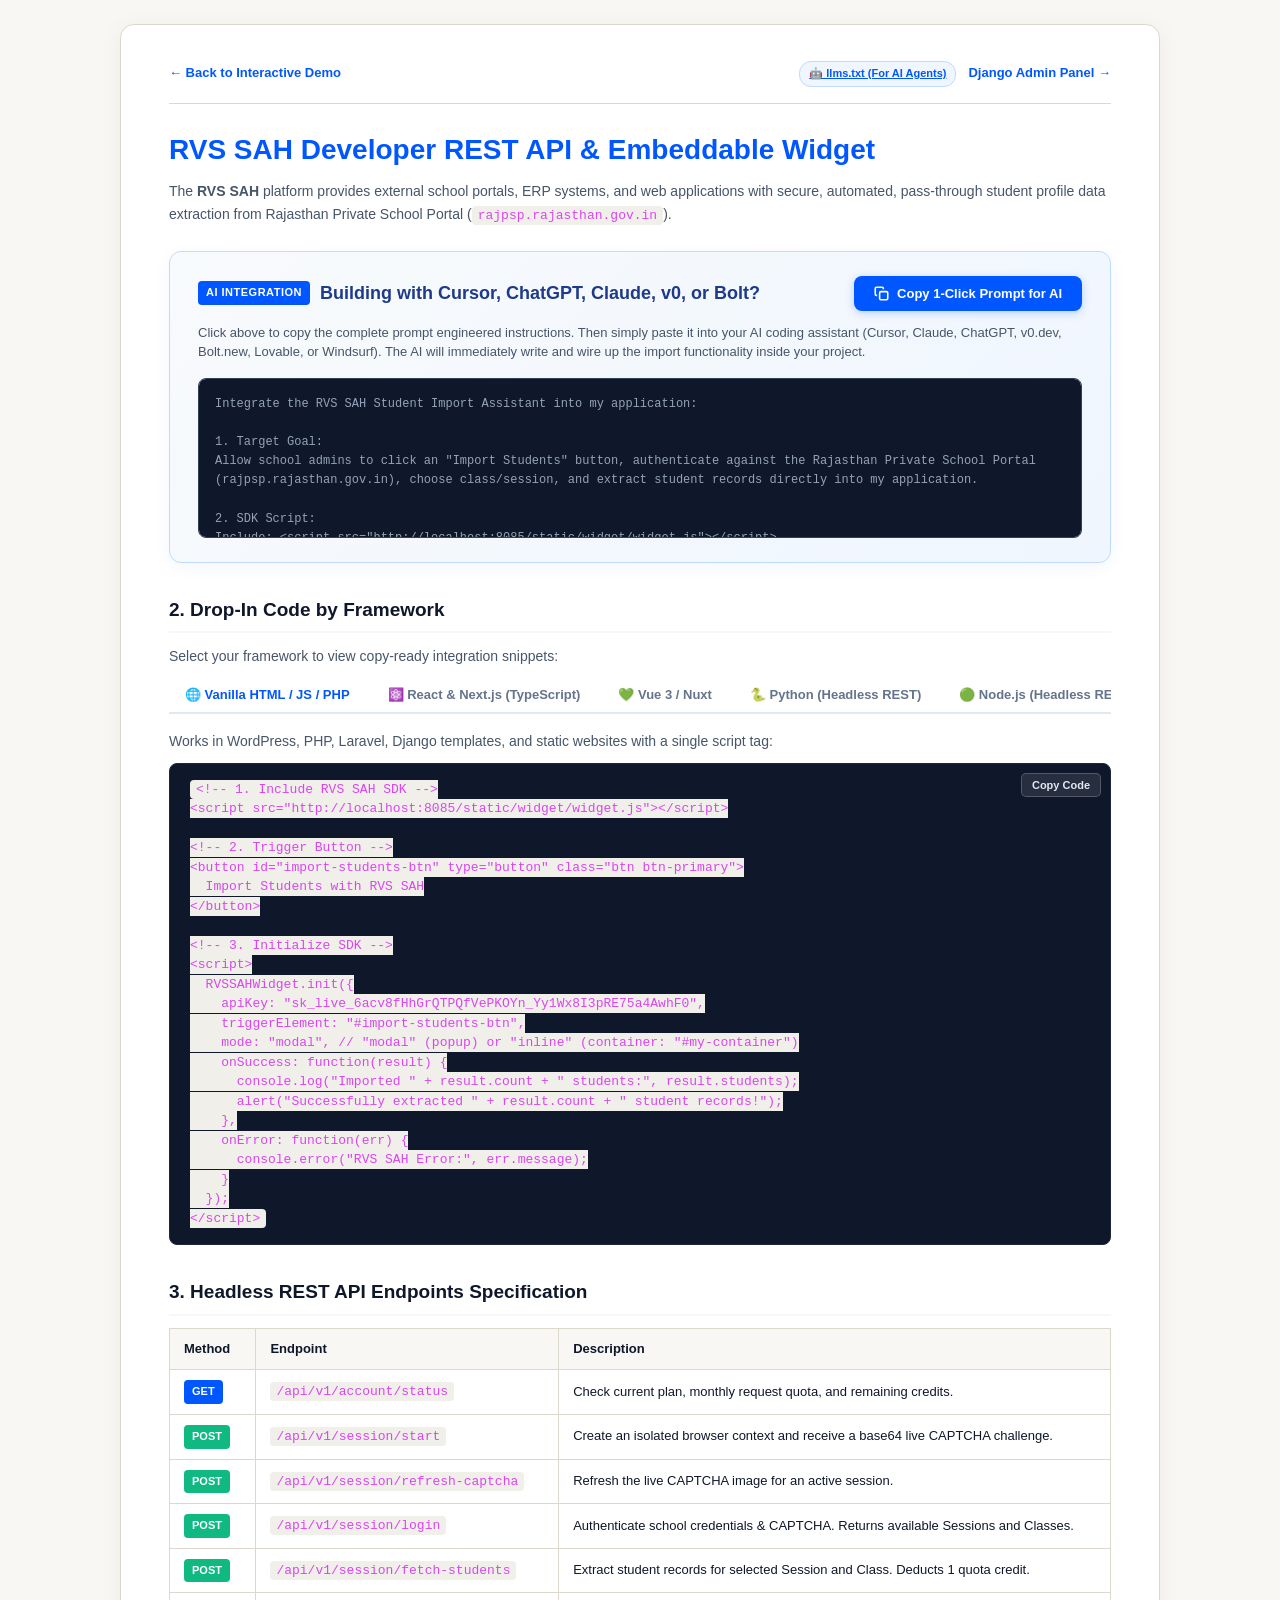
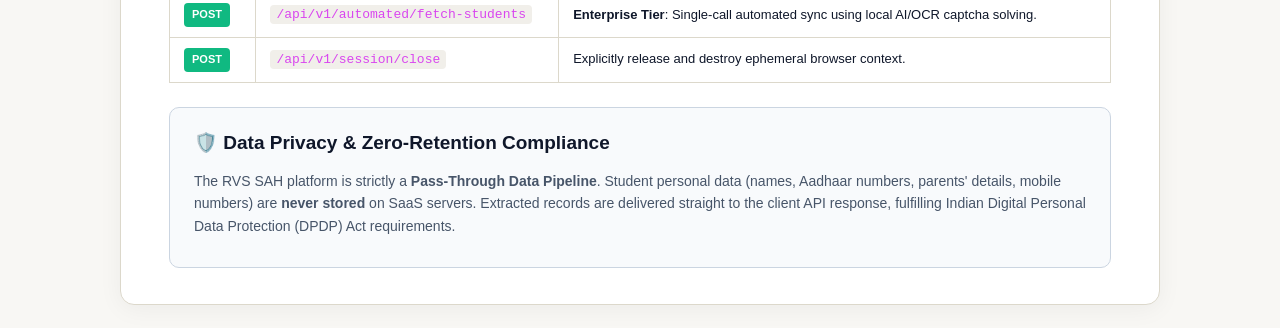
<file: templates/developer_docs.html>
<!DOCTYPE html>
<html lang="en">
<head>
  <meta charset="UTF-8">
  <meta name="viewport" content="width=device-width, initial-scale=1.0">
  <title>Developer REST API & Widget Documentation | RVS SAH</title>
  <style>
    :root {
      --primary: #0057FF;
      --primary-hover: #0045D6;
      --porcelain: #F8F7F4;
      --dark: #0F172A;
      --border: #DCD8CB;
      --code-bg: #0F172A;
      --accent-green: #10B981;
      --purple: #8B5CF6;
    }
    * { box-sizing: border-box; margin: 0; padding: 0; }
    body {
      font-family: -apple-system, BlinkMacSystemFont, "Segoe UI", Roboto, sans-serif;
      background: var(--porcelain); color: var(--dark); line-height: 1.6; padding: 24px;
    }
    .docs-wrap {
      max-width: 1040px; margin: 0 auto; background: #fff; border-radius: 14px;
      border: 1px solid var(--border); padding: 36px 48px; box-shadow: 0 4px 24px rgba(0,0,0,0.05);
    }
    .nav-bar {
      display: flex; justify-content: space-between; align-items: center;
      margin-bottom: 24px; padding-bottom: 16px; border-bottom: 1px solid var(--border);
      flex-wrap: wrap; gap: 12px;
    }
    .nav-left, .nav-right { display: flex; align-items: center; gap: 12px; }
    .btn-link {
      text-decoration: none; font-size: 13px; font-weight: 600; color: var(--primary);
      display: inline-flex; align-items: center; gap: 4px;
    }
    .btn-link:hover { text-decoration: underline; }
    .badge-pill {
      background: #EFF6FF; color: var(--primary); border: 1px solid #BFDBFE;
      padding: 3px 9px; border-radius: 12px; font-size: 11px; font-weight: 700;
    }

    h1 { font-size: 28px; font-weight: 800; color: var(--primary); margin-bottom: 8px; }
    h2 { font-size: 19px; font-weight: 700; margin-top: 32px; margin-bottom: 12px; border-bottom: 2px solid var(--porcelain); padding-bottom: 6px; }
    h3 { font-size: 15px; font-weight: 600; margin-top: 18px; margin-bottom: 8px; color: #334155; }
    p, li { font-size: 14px; color: #475569; margin-bottom: 10px; }
    ul, ol { padding-left: 20px; margin-bottom: 14px; }
    code { font-family: ui-monospace, SFMono-Regular, Menlo, Monaco, Consolas, monospace; background: #F1EFEA; padding: 2px 6px; border-radius: 4px; font-size: 13px; color: #D946EF; }

    /* AI Supercharger Hero Card */
    .ai-hero-card {
      background: linear-gradient(135deg, #F8FAFC 0%, #EFF6FF 100%);
      border: 1px solid #BFDBFE; border-radius: 12px; padding: 24px 28px;
      margin: 24px 0 32px 0; box-shadow: 0 4px 16px rgba(0, 87, 255, 0.05);
    }
    .ai-header-row {
      display: flex; align-items: center; justify-content: space-between;
      flex-wrap: wrap; gap: 12px; margin-bottom: 12px;
    }
    .ai-title-wrap { display: flex; align-items: center; gap: 10px; }
    .ai-badge {
      background: var(--primary); color: #fff; font-size: 11px; font-weight: 700;
      padding: 3px 8px; border-radius: 4px; text-transform: uppercase; letter-spacing: 0.5px;
    }
    .ai-title { font-size: 18px; font-weight: 800; color: #1E3A8A; }
    .ai-desc { font-size: 13px; color: #475569; margin-bottom: 16px; line-height: 1.5; }
    .btn-copy-ai {
      background: var(--primary); color: #fff; border: none; padding: 10px 20px;
      border-radius: 8px; font-weight: 700; font-size: 13px; cursor: pointer;
      display: inline-flex; align-items: center; gap: 8px; transition: all 0.2s ease;
      box-shadow: 0 2px 8px rgba(0, 87, 255, 0.25);
    }
    .btn-copy-ai:hover { background: var(--primary-hover); transform: translateY(-1px); }
    .btn-copy-ai.copied { background: #059669; }

    .ai-prompt-box {
      background: #0F172A; border-radius: 8px; padding: 16px;
      color: #94A3B8; font-family: monospace; font-size: 12px;
      line-height: 1.6; max-height: 160px; overflow-y: auto; white-space: pre-wrap;
      border: 1px solid #334155; position: relative;
    }

    /* Framework Tabs */
    .tab-bar {
      display: flex; gap: 6px; border-bottom: 2px solid #E2E8F0; margin-bottom: 16px;
      overflow-x: auto;
    }
    .tab-btn {
      padding: 10px 16px; border: none; background: none; font-size: 13px;
      font-weight: 600; color: #64748B; cursor: pointer; border-bottom: 2px solid transparent;
      margin-bottom: -2px; transition: all 0.2s; white-space: nowrap; display: flex; align-items: center; gap: 6px;
    }
    .tab-btn:hover { color: var(--primary); }
    .tab-btn.active { color: var(--primary); border-bottom-color: var(--primary); font-weight: 700; }

    .tab-content { display: none; }
    .tab-content.active { display: block; }

    /* Code Snippet Blocks */
    .code-container {
      position: relative; margin-bottom: 20px;
    }
    pre {
      background: var(--code-bg); color: #E2E8F0; padding: 16px 20px;
      border-radius: 8px; font-family: ui-monospace, SFMono-Regular, Menlo, Monaco, Consolas, monospace;
      font-size: 13px; overflow-x: auto; line-height: 1.5; border: 1px solid #1E293B;
    }
    .btn-copy-code {
      position: absolute; top: 10px; right: 10px; background: rgba(255, 255, 255, 0.1);
      color: #E2E8F0; border: 1px solid rgba(255, 255, 255, 0.2); padding: 5px 10px;
      border-radius: 5px; font-size: 11px; font-weight: 600; cursor: pointer;
      transition: all 0.2s;
    }
    .btn-copy-code:hover { background: rgba(255, 255, 255, 0.2); color: #fff; }
    .btn-copy-code.copied { background: #059669; color: #fff; border-color: #059669; }

    /* Table Specifications */
    .table-spec { width: 100%; border-collapse: collapse; margin-bottom: 20px; font-size: 13px; }
    .table-spec th { background: #F8F7F4; border: 1px solid var(--border); padding: 10px 14px; text-align: left; }
    .table-spec td { border: 1px solid var(--border); padding: 10px 14px; }
    .endpoint-badge { display: inline-block; padding: 3px 8px; border-radius: 4px; font-size: 11px; font-weight: 700; text-transform: uppercase; margin-right: 8px; }
    .badge-post { background: #10B981; color: #fff; }
    .badge-get { background: var(--primary); color: #fff; }

    .privacy-card {
      background: #F8FAFC; border: 1px solid #CBD5E1; border-radius: 10px;
      padding: 20px 24px; margin-top: 24px;
    }
  </style>
</head>
<body>

  <div class="docs-wrap">
    <div class="nav-bar">
      <div class="nav-left">
        <a href="/widget/demo/" class="btn-link">&larr; Back to Interactive Demo</a>
      </div>
      <div class="nav-right">
        <a href="/llms.txt" target="_blank" class="badge-pill">🤖 llms.txt (For AI Agents)</a>
        <a href="/admin/" target="_blank" class="btn-link">Django Admin Panel &rarr;</a>
      </div>
    </div>

    <h1>RVS SAH Developer REST API & Embeddable Widget</h1>
    <p>
      The <strong>RVS SAH</strong> platform provides external school portals, ERP systems, and web applications with secure, automated, pass-through student profile data extraction from Rajasthan Private School Portal (<code>rajpsp.rajasthan.gov.in</code>).
    </p>

    <!-- AI SUPERCHARGER 1: 1-CLICK PROMPT FOR AI ASSISTANTS -->
    <div class="ai-hero-card">
      <div class="ai-header-row">
        <div class="ai-title-wrap">
          <span class="ai-badge">AI Integration</span>
          <span class="ai-title">Building with Cursor, ChatGPT, Claude, v0, or Bolt?</span>
        </div>
        <button type="button" class="btn-copy-ai" id="btnCopyPrompt" onclick="copyAiPrompt()">
          <svg width="15" height="15" viewBox="0 0 24 24" fill="none" stroke="currentColor" stroke-width="2.5">
            <rect x="9" y="9" width="13" height="13" rx="2" ry="2"></rect>
            <path d="M5 15H4a2 2 0 0 1-2-2V4a2 2 0 0 1 2-2h9a2 2 0 0 1 2 2v1"></path>
          </svg>
          <span id="copyPromptText">Copy 1-Click Prompt for AI</span>
        </button>
      </div>
      <p class="ai-desc">
        Click above to copy the complete prompt engineered instructions. Then simply paste it into your AI coding assistant (Cursor, Claude, ChatGPT, v0.dev, Bolt.new, Lovable, or Windsurf). The AI will immediately write and wire up the import functionality inside your project.
      </p>
      <div class="ai-prompt-box" id="aiPromptContent">Integrate the RVS SAH Student Import Assistant into my application:

1. Target Goal:
Allow school admins to click an "Import Students" button, authenticate against the Rajasthan Private School Portal (rajpsp.rajasthan.gov.in), choose class/session, and extract student records directly into my application.

2. SDK Script:
Include: &lt;script src="http://localhost:8085/static/widget/widget.js"&gt;&lt;/script&gt;

3. Initialization Code:
RVSSAHWidget.init({
  apiKey: "sk_live_6acv8fHhGrQTPQfVePKOYn_Yy1Wx8I3pRE75a4AwhF0",
  triggerElement: "#import-students-btn",
  mode: "modal",
  onSuccess: function(data) {
    // data.count (integer number of students selected)
    // data.headers (array of active column names)
    // data.students (2D array of student records)
    console.log("Imported Students:", data.students);
    // Wire data.students into my app's state or database save function
  },
  onError: function(err) {
    console.error("RVS SAH Error:", err.message);
  }
});

4. Machine-Readable Documentation:
Full specification is available at: http://localhost:8085/llms.txt</div>
    </div>

    <!-- AI SUPERCHARGER 2: FRAMEWORK-SPECIFIC CODE TABS -->
    <h2>2. Drop-In Code by Framework</h2>
    <p>Select your framework to view copy-ready integration snippets:</p>

    <div class="tab-bar">
      <button class="tab-btn active" onclick="switchTab('tab-html')">🌐 Vanilla HTML / JS / PHP</button>
      <button class="tab-btn" onclick="switchTab('tab-react')">⚛️ React & Next.js (TypeScript)</button>
      <button class="tab-btn" onclick="switchTab('tab-vue')">💚 Vue 3 / Nuxt</button>
      <button class="tab-btn" onclick="switchTab('tab-python')">🐍 Python (Headless REST)</button>
      <button class="tab-btn" onclick="switchTab('tab-node')">🟢 Node.js (Headless REST)</button>
    </div>

    <!-- TAB 1: HTML / JS -->
    <div class="tab-content active" id="tab-html">
      <p>Works in WordPress, PHP, Laravel, Django templates, and static websites with a single script tag:</p>
      <div class="code-container">
        <button class="btn-copy-code" onclick="copySnippet('code-html', this)">Copy Code</button>
        <pre><code id="code-html">&lt;!-- 1. Include RVS SAH SDK --&gt;
&lt;script src="http://localhost:8085/static/widget/widget.js"&gt;&lt;/script&gt;

&lt;!-- 2. Trigger Button --&gt;
&lt;button id="import-students-btn" type="button" class="btn btn-primary"&gt;
  Import Students with RVS SAH
&lt;/button&gt;

&lt;!-- 3. Initialize SDK --&gt;
&lt;script&gt;
  RVSSAHWidget.init({
    apiKey: "sk_live_6acv8fHhGrQTPQfVePKOYn_Yy1Wx8I3pRE75a4AwhF0",
    triggerElement: "#import-students-btn",
    mode: "modal", // "modal" (popup) or "inline" (container: "#my-container")
    onSuccess: function(result) {
      console.log("Imported " + result.count + " students:", result.students);
      alert("Successfully extracted " + result.count + " student records!");
    },
    onError: function(err) {
      console.error("RVS SAH Error:", err.message);
    }
  });
&lt;/script&gt;</code></pre>
      </div>
    </div>

    <!-- TAB 2: REACT / NEXT.JS -->
    <div class="tab-content" id="tab-react">
      <p>Drop-in component for <strong>v0.dev, Bolt.new, Lovable, Next.js (App / Pages router), and Vite React</strong>:</p>
      <div class="code-container">
        <button class="btn-copy-code" onclick="copySnippet('code-react', this)">Copy Code</button>
        <pre><code id="code-react">'use client';

import React, { useEffect } from 'react';

declare global {
  interface Window {
    RVSSAHWidget: any;
  }
}

interface RvsSahButtonProps {
  apiKey: string;
  onSuccess: (data: { count: number; headers: string[]; students: string[][] }) => void;
  className?: string;
  buttonText?: string;
}

export function RvsSahImportButton({
  apiKey,
  onSuccess,
  className = "px-4 py-2 bg-blue-600 hover:bg-blue-700 text-white font-medium rounded-lg shadow-sm transition",
  buttonText = "Import Students with RVS SAH"
}: RvsSahButtonProps) {
  useEffect(() => {
    const scriptId = 'rvs-sah-sdk';
    if (!document.getElementById(scriptId)) {
      const script = document.createElement('script');
      script.id = scriptId;
      script.src = 'http://localhost:8085/static/widget/widget.js';
      script.async = true;
      script.onload = () => bindWidget();
      document.body.appendChild(script);
    } else {
      bindWidget();
    }

    function bindWidget() {
      if (window.RVSSAHWidget) {
        window.RVSSAHWidget.init({
          apiKey: apiKey,
          triggerElement: '#rvs-sah-import-trigger',
          mode: 'modal',
          onSuccess: (res: any) => onSuccess(res),
          onError: (err: any) => console.error('RVS SAH Error:', err)
        });
      }
    }
  }, [apiKey, onSuccess]);

  return (
    &lt;button id="rvs-sah-import-trigger" type="button" className={className}&gt;
      {buttonText}
    &lt;/button&gt;
  );
}</code></pre>
      </div>
    </div>

    <!-- TAB 3: VUE 3 / NUXT -->
    <div class="tab-content" id="tab-vue">
      <p>Vue 3 Composition API component for Nuxt 3 and Vite Vue projects:</p>
      <div class="code-container">
        <button class="btn-copy-code" onclick="copySnippet('code-vue', this)">Copy Code</button>
        <pre><code id="code-vue">&lt;template&gt;
  &lt;button id="rvs-sah-vue-trigger" type="button" class="rvs-import-btn"&gt;
    Import Students with RVS SAH
  &lt;/button&gt;
&lt;/template&gt;

&lt;script setup&gt;
import { onMounted } from 'vue';

const props = defineProps({
  apiKey: { type: String, required: true }
});

const emit = defineEmits(['success', 'error']);

onMounted(() => {
  const scriptId = 'rvs-sah-sdk';
  if (!document.getElementById(scriptId)) {
    const script = document.createElement('script');
    script.id = scriptId;
    script.src = 'http://localhost:8085/static/widget/widget.js';
    script.async = true;
    script.onload = initWidget;
    document.body.appendChild(script);
  } else {
    initWidget();
  }

  function initWidget() {
    if (window.RVSSAHWidget) {
      window.RVSSAHWidget.init({
        apiKey: props.apiKey,
        triggerElement: '#rvs-sah-vue-trigger',
        mode: 'modal',
        onSuccess: (data) => emit('success', data),
        onError: (err) => emit('error', err)
      });
    }
  }
});
&lt;/script&gt;</code></pre>
      </div>
    </div>

    <!-- TAB 4: PYTHON REST API -->
    <div class="tab-content" id="tab-python">
      <p>Direct headless Python backend automation using <code>requests</code>:</p>
      <div class="code-container">
        <button class="btn-copy-code" onclick="copySnippet('code-python', this)">Copy Code</button>
        <pre><code id="code-python">import requests

API_KEY = "sk_live_6acv8fHhGrQTPQfVePKOYn_Yy1Wx8I3pRE75a4AwhF0"
BASE_URL = "http://localhost:8085/api/v1"
HEADERS = {"Authorization": f"Bearer {API_KEY}"}

# Step 1: Initialize ephemeral browser session & get live CAPTCHA
session_res = requests.post(f"{BASE_URL}/session/start", headers=HEADERS).json()
session_id = session_res["session_id"]
captcha_b64 = session_res["captcha_b64"]

# Step 2: Submit school credentials & solved CAPTCHA
login_res = requests.post(f"{BASE_URL}/session/login", headers=HEADERS, json={
    "session_id": session_id,
    "username": "P25814",
    "password": "YourPassword",
    "captcha": "9egB77"
}).json()

# Step 3: Extract student records for selected class
students_res = requests.post(f"{BASE_URL}/session/fetch-students", headers=HEADERS, json={
    "session_id": session_id,
    "school_code": "P25814",
    "session_val": "2024-2025",
    "class_val": "1"
}).json()

print(f"Extracted {students_res['count']} students:")
for row in students_res['rows']:
    print(row)

# Step 4: Destroy session
requests.post(f"{BASE_URL}/session/close", headers=HEADERS, json={"session_id": session_id})</code></pre>
      </div>
    </div>

    <!-- TAB 5: NODE.JS REST API -->
    <div class="tab-content" id="tab-node">
      <p>Direct headless Node.js backend automation using <code>axios</code>:</p>
      <div class="code-container">
        <button class="btn-copy-code" onclick="copySnippet('code-node', this)">Copy Code</button>
        <pre><code id="code-node">const axios = require('axios');

const API_KEY = 'sk_live_6acv8fHhGrQTPQfVePKOYn_Yy1Wx8I3pRE75a4AwhF0';
const client = axios.create({
  baseURL: 'http://localhost:8085/api/v1',
  headers: { 'Authorization': `Bearer ${API_KEY}` }
});

async function runImport() {
  // Step 1: Start Session
  const { data: s } = await client.post('/session/start');
  const sessionId = s.session_id;

  // Step 2: Authenticate
  await client.post('/session/login', {
    session_id: sessionId,
    username: 'P25814',
    password: 'YourPassword',
    captcha: '9egB77'
  });

  // Step 3: Fetch Students
  const { data: records } = await client.post('/session/fetch-students', {
    session_id: sessionId,
    school_code: 'P25814',
    session_val: '2024-2025',
    class_val: '1'
  });

  console.log(`Extracted ${records.count} students:`, records.rows);

  // Step 4: Close Session
  await client.post('/session/close', { session_id: sessionId });
}

runImport().catch(console.error);</code></pre>
      </div>
    </div>

    <!-- SECTION 3: REST API ENDPOINTS -->
    <h2>3. Headless REST API Endpoints Specification</h2>
    <table class="table-spec">
      <thead>
        <tr>
          <th>Method</th>
          <th>Endpoint</th>
          <th>Description</th>
        </tr>
      </thead>
      <tbody>
        <tr>
          <td><span class="endpoint-badge badge-get">GET</span></td>
          <td><code>/api/v1/account/status</code></td>
          <td>Check current plan, monthly request quota, and remaining credits.</td>
        </tr>
        <tr>
          <td><span class="endpoint-badge badge-post">POST</span></td>
          <td><code>/api/v1/session/start</code></td>
          <td>Create an isolated browser context and receive a base64 live CAPTCHA challenge.</td>
        </tr>
        <tr>
          <td><span class="endpoint-badge badge-post">POST</span></td>
          <td><code>/api/v1/session/refresh-captcha</code></td>
          <td>Refresh the live CAPTCHA image for an active session.</td>
        </tr>
        <tr>
          <td><span class="endpoint-badge badge-post">POST</span></td>
          <td><code>/api/v1/session/login</code></td>
          <td>Authenticate school credentials & CAPTCHA. Returns available Sessions and Classes.</td>
        </tr>
        <tr>
          <td><span class="endpoint-badge badge-post">POST</span></td>
          <td><code>/api/v1/session/fetch-students</code></td>
          <td>Extract student records for selected Session and Class. Deducts 1 quota credit.</td>
        </tr>
        <tr>
          <td><span class="endpoint-badge badge-post">POST</span></td>
          <td><code>/api/v1/automated/fetch-students</code></td>
          <td><strong>Enterprise Tier</strong>: Single-call automated sync using local AI/OCR captcha solving.</td>
        </tr>
        <tr>
          <td><span class="endpoint-badge badge-post">POST</span></td>
          <td><code>/api/v1/session/close</code></td>
          <td>Explicitly release and destroy ephemeral browser context.</td>
        </tr>
      </tbody>
    </table>

    <!-- SECTION 4: DATA PRIVACY & COMPLIANCE -->
    <div class="privacy-card">
      <h2 style="margin-top:0; border:none; padding:0;">🛡️ Data Privacy & Zero-Retention Compliance</h2>
      <p>
        The RVS SAH platform is strictly a <strong>Pass-Through Data Pipeline</strong>. Student personal data (names, Aadhaar numbers, parents' details, mobile numbers) are <strong>never stored</strong> on SaaS servers. Extracted records are delivered straight to the client API response, fulfilling Indian Digital Personal Data Protection (DPDP) Act requirements.
      </p>
    </div>
  </div>

  <script>
    // Tab Switching Functionality
    function switchTab(tabId) {
      document.querySelectorAll('.tab-btn').forEach(btn => btn.classList.remove('active'));
      document.querySelectorAll('.tab-content').forEach(content => content.classList.remove('active'));
      
      event.currentTarget.classList.add('active');
      document.getElementById(tabId).classList.add('active');
    }

    // 1-Click Copy AI Prompt
    function copyAiPrompt() {
      const text = document.getElementById('aiPromptContent').innerText;
      navigator.clipboard.writeText(text).then(() => {
        const btn = document.getElementById('btnCopyPrompt');
        const textSpan = document.getElementById('copyPromptText');
        btn.classList.add('copied');
        textSpan.innerText = '✓ Prompt Copied to Clipboard!';
        setTimeout(() => {
          btn.classList.remove('copied');
          textSpan.innerText = 'Copy 1-Click Prompt for AI';
        }, 3000);
      });
    }

    // Copy Code Snippets
    function copySnippet(elementId, btnElement) {
      const code = document.getElementById(elementId).innerText;
      navigator.clipboard.writeText(code).then(() => {
        const origText = btnElement.innerText;
        btnElement.classList.add('copied');
        btnElement.innerText = '✓ Copied!';
        setTimeout(() => {
          btnElement.classList.remove('copied');
          btnElement.innerText = origText;
        }, 2000);
      });
    }
  </script>
</body>
</html>
</file>
